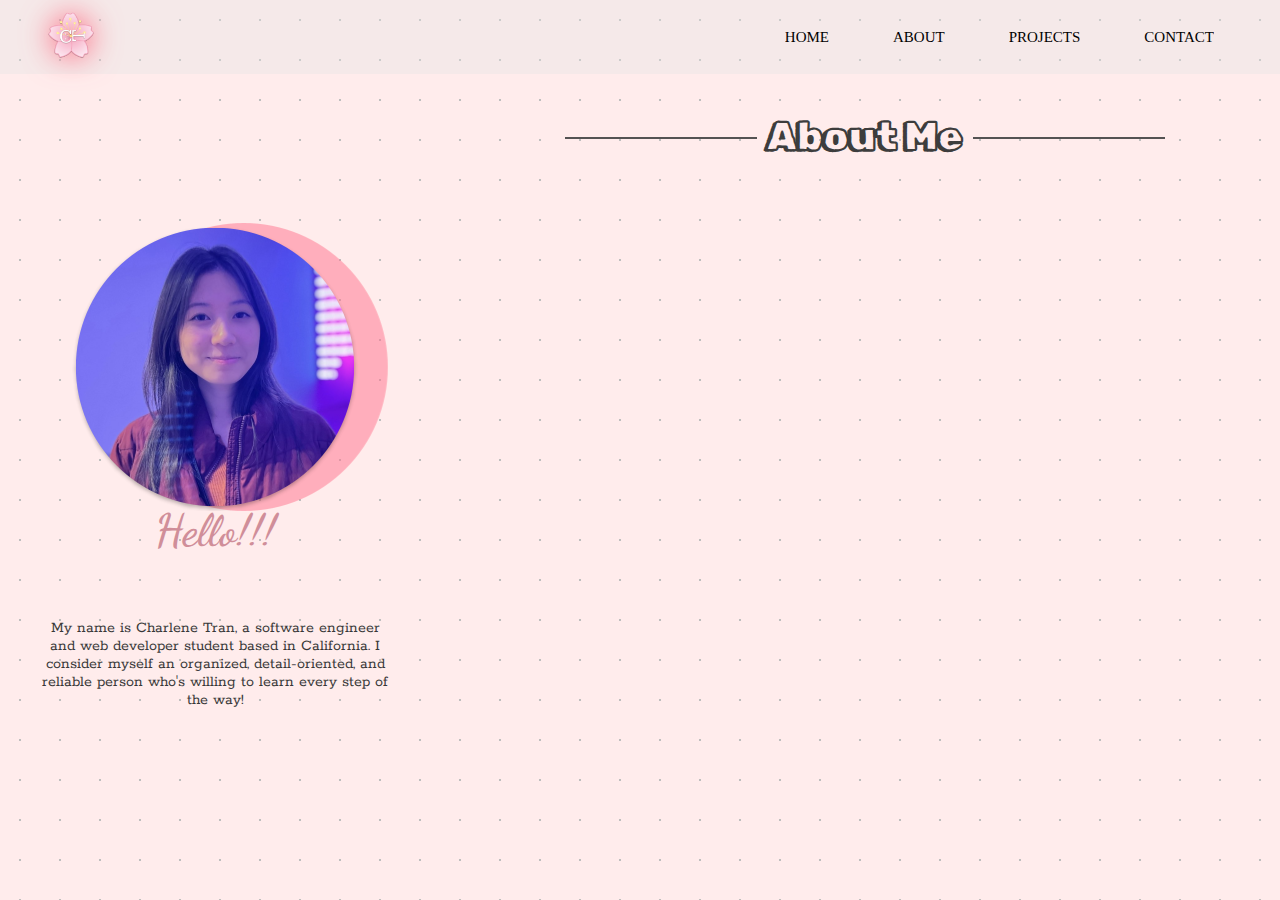
<file: about.html>
<!DOCTYPE html>
<html lang="en">
<head>
    <meta charset="UTF-8">
    <meta name="viewport" content="width=device-width, initial-scale=1.0">
    <title>Charlene's Portfolio</title>
    <link rel="icon" href="images/logolight.png" type="image/png" sizes="64x64">
    <link rel="stylesheet" href="about.css">
    <link rel="stylesheet" href="nav.css">
    <link rel="stylesheet" href="https://fonts.googleapis.com/css2?family=Montserrat:wght@500&display=swap">
    <link rel="stylesheet" href="https://fonts.googleapis.com/css2?family=Dancing+Script:wght@400;700&display=swap">
</head>
<body>
    <div class="site-content">
        <div class="navbar">
            <nav>
                <div class="logo">
                    <img src="images/logolight.png">
                </div>
                <div class="links">
                    <a href="home.html">Home</a>
                    <a href="about.html">About</a>
                    <a href="projects.html">Projects</a>
                    <a href="contact.html">Contact</a>
                </div>
            </nav>
            <div id="hamburger-icon" onclick="toggleMobileMenu(this)">
                <div class="bar1"></div>
                <div class="bar2"></div>
                <div class="bar3"></div>
                <ul class="mobile-menu">
                    <li><a href="home.html">Home</a></li>
                    <li><a href="about.html">About</a></li>
                    <li><a href="projects.html">Projects</a></li>
                    <li><a href="contact.html">Contact</a></li>
                </ul>
            </div>
        </div>
    <div class="container">
            <div class="left">
                <img src="images/pfp.png" alt="pfp">
                <img src="images/sun.png" alt="sun">
                <button>
                    Hello!!!
                    <div class="star-1">
                      <svg
                        xmlns:xlink="http://www.w3.org/1999/xlink"
                        viewBox="0 0 784.11 815.53"
                        style="shape-rendering:geometricPrecision; text-rendering:geometricPrecision; image-rendering:optimizeQuality; fill-rule:evenodd; clip-rule:evenodd"
                        version="1.1"
                        xml:space="preserve"
                        xmlns="http://www.w3.org/2000/svg"
                      >
                        <defs></defs>
                        <g id="Layer_x0020_1">
                          <metadata id="CorelCorpID_0Corel-Layer"></metadata>
                          <path
                            d="M392.05 0c-20.9,210.08 -184.06,378.41 -392.05,407.78 207.96,29.37 371.12,197.68 392.05,407.74 20.93,-210.06 184.09,-378.37 392.05,-407.74 -207.98,-29.38 -371.16,-197.69 -392.06,-407.78z"
                            class="fil0"
                          ></path>
                        </g>
                      </svg>
                    </div>
                    <div class="star-2">
                      <svg
                        xmlns:xlink="http://www.w3.org/1999/xlink"
                        viewBox="0 0 784.11 815.53"
                        style="shape-rendering:geometricPrecision; text-rendering:geometricPrecision; image-rendering:optimizeQuality; fill-rule:evenodd; clip-rule:evenodd"
                        version="1.1"
                        xml:space="preserve"
                        xmlns="http://www.w3.org/2000/svg"
                      >
                        <defs></defs>
                        <g id="Layer_x0020_1">
                          <metadata id="CorelCorpID_0Corel-Layer"></metadata>
                          <path
                            d="M392.05 0c-20.9,210.08 -184.06,378.41 -392.05,407.78 207.96,29.37 371.12,197.68 392.05,407.74 20.93,-210.06 184.09,-378.37 392.05,-407.74 -207.98,-29.38 -371.16,-197.69 -392.06,-407.78z"
                            class="fil0"
                          ></path>
                        </g>
                      </svg>
                    </div>
                    <div class="star-3">
                      <svg
                        xmlns:xlink="http://www.w3.org/1999/xlink"
                        viewBox="0 0 784.11 815.53"
                        style="shape-rendering:geometricPrecision; text-rendering:geometricPrecision; image-rendering:optimizeQuality; fill-rule:evenodd; clip-rule:evenodd"
                        version="1.1"
                        xml:space="preserve"
                        xmlns="http://www.w3.org/2000/svg"
                      >
                        <defs></defs>
                        <g id="Layer_x0020_1">
                          <metadata id="CorelCorpID_0Corel-Layer"></metadata>
                          <path
                            d="M392.05 0c-20.9,210.08 -184.06,378.41 -392.05,407.78 207.96,29.37 371.12,197.68 392.05,407.74 20.93,-210.06 184.09,-378.37 392.05,-407.74 -207.98,-29.38 -371.16,-197.69 -392.06,-407.78z"
                            class="fil0"
                          ></path>
                        </g>
                      </svg>
                    </div>
                    <div class="star-4">
                      <svg
                        xmlns:xlink="http://www.w3.org/1999/xlink"
                        viewBox="0 0 784.11 815.53"
                        style="shape-rendering:geometricPrecision; text-rendering:geometricPrecision; image-rendering:optimizeQuality; fill-rule:evenodd; clip-rule:evenodd"
                        version="1.1"
                        xml:space="preserve"
                        xmlns="http://www.w3.org/2000/svg"
                      >
                        <defs></defs>
                        <g id="Layer_x0020_1">
                          <metadata id="CorelCorpID_0Corel-Layer"></metadata>
                          <path
                            d="M392.05 0c-20.9,210.08 -184.06,378.41 -392.05,407.78 207.96,29.37 371.12,197.68 392.05,407.74 20.93,-210.06 184.09,-378.37 392.05,-407.74 -207.98,-29.38 -371.16,-197.69 -392.06,-407.78z"
                            class="fil0"
                          ></path>
                        </g>
                      </svg>
                    </div>
                    <div class="star-5">
                      <svg
                        xmlns:xlink="http://www.w3.org/1999/xlink"
                        viewBox="0 0 784.11 815.53"
                        style="shape-rendering:geometricPrecision; text-rendering:geometricPrecision; image-rendering:optimizeQuality; fill-rule:evenodd; clip-rule:evenodd"
                        version="1.1"
                        xml:space="preserve"
                        xmlns="http://www.w3.org/2000/svg"
                      >
                        <defs></defs>
                        <g id="Layer_x0020_1">
                          <metadata id="CorelCorpID_0Corel-Layer"></metadata>
                          <path
                            d="M392.05 0c-20.9,210.08 -184.06,378.41 -392.05,407.78 207.96,29.37 371.12,197.68 392.05,407.74 20.93,-210.06 184.09,-378.37 392.05,-407.74 -207.98,-29.38 -371.16,-197.69 -392.06,-407.78z"
                            class="fil0"
                          ></path>
                        </g>
                      </svg>
                    </div>
                    <div class="star-6">
                      <svg
                        xmlns:xlink="http://www.w3.org/1999/xlink"
                        viewBox="0 0 784.11 815.53"
                        style="shape-rendering:geometricPrecision; text-rendering:geometricPrecision; image-rendering:optimizeQuality; fill-rule:evenodd; clip-rule:evenodd"
                        version="1.1"
                        xml:space="preserve"
                        xmlns="http://www.w3.org/2000/svg"
                      >
                        <defs></defs>
                        <g id="Layer_x0020_1">
                          <metadata id="CorelCorpID_0Corel-Layer"></metadata>
                          <path
                            d="M392.05 0c-20.9,210.08 -184.06,378.41 -392.05,407.78 207.96,29.37 371.12,197.68 392.05,407.74 20.93,-210.06 184.09,-378.37 392.05,-407.74 -207.98,-29.38 -371.16,-197.69 -392.06,-407.78z"
                            class="fil0"
                          ></path>
                        </g>
                      </svg>
                    </div>
                </button>
                <p>My name is Charlene Tran, a software engineer and web developer student based in California. I consider myself an organized, detail-oriented, and reliable person who's willing to learn every step of the way!</p>
            </div>
            <div class="right">
                <section class="title">
                    <div class="title-content">
                        <h1>About Me</h1></div>
                               <div class="tab-titles">
                                <p class="tab-links active-link" onclick="opentab('education2')">Education</p>
                                <p class="tab-links" onclick="opentab('experience')">Experience</p>
                                <p class="tab-links" onclick="opentab('frontend')">Frontend</p>
                                <p class="tab-links" onclick="opentab('backend')">Backend</p>
                              </div>

                                <div class="box active-tab" id="education">
                                  <ul>
                                    <li>
                                      <img src="images/csulb.png" alt="School Image" class="slogo"/>
                                      <div class="text-content">
                                        <span class="school">California State University, Long Beach</span><br/>
                                        <span class="year">August 2021 - Current</span>
                                      </div>
                                    </li>
                                    <li>
                                      <div class="course-content">
                                        <span class="courses">Relavent Coursework</span><br/>
                                        <span class="clist"> Web Development Framework <br> Software Management and Testing <br> Database Structures <br> Algorithms <br> Software Engineering <br> Database Fundamentals <br> Object-Oriented Application Development <br> Operating Systems <br> Discrete Mathematics <br> </span>
                                      </div>
                                    </li>
                                    <a href="images/CtranResume.pdf" download="CharleneResume.pdf">
                                    <li>
                                      <button class="resume" type="button">
                                        <span class="resume_text">Download Resume</span>
                                        <span class="resume_icon"><svg xmlns="http://www.w3.org/2000/svg" viewBox="0 0 35 35" id="bdd05811-e15d-428c-bb53-8661459f9307" data-name="Layer 2" class="svg"><path d="M17.5,22.131a1.249,1.249,0,0,1-1.25-1.25V2.187a1.25,1.25,0,0,1,2.5,0V20.881A1.25,1.25,0,0,1,17.5,22.131Z"></path><path d="M17.5,22.693a3.189,3.189,0,0,1-2.262-.936L8.487,15.006a1.249,1.249,0,0,1,1.767-1.767l6.751,6.751a.7.7,0,0,0,.99,0l6.751-6.751a1.25,1.25,0,0,1,1.768,1.767l-6.752,6.751A3.191,3.191,0,0,1,17.5,22.693Z"></path><path d="M31.436,34.063H3.564A3.318,3.318,0,0,1,.25,30.749V22.011a1.25,1.25,0,0,1,2.5,0v8.738a.815.815,0,0,0,.814.814H31.436a.815.815,0,0,0,.814-.814V22.011a1.25,1.25,0,1,1,2.5,0v8.738A3.318,3.318,0,0,1,31.436,34.063Z"></path></svg></span>
                                      </button>
                                    </li>
                                  </a>
                                  </ul>
                                </div>

                                <div class="box" id="education2">
                                  <ul>
                                    <li>
                                      <img src="images/csulb.png" alt="School Image" class="slogo2"/>
                                      <div class="experience-content">
                                        <span class="school2">California State University, Long Beach</span><br/>
                                        <span class="year2">August 2021 - Current</span>
                                      </div>
                                    </li>
                                    <li>
                                      <div class="course-content2">
                                        <span class="courses2">Relavent Coursework</span><br/>
                                        <span class="clist2"> Web Development Framework <br> Software Management and Testing <br> Database Structures <br> Algorithms <br> Software Engineering <br> Database Fundamentals <br> Object-Oriented Application Development <br> Operating Systems <br> Discrete Mathematics <br> </span>
                                      </div>
                                    </li>
                                    <a href="images/CharleneResume.pdf" download="CharleneResume.pdf">
                                    <li>
                                      <button class="resume2" type="button">
                                        <span class="resume_text2">Download Resume</span>
                                        <span class="resume_icon2"><svg xmlns="http://www.w3.org/2000/svg" viewBox="0 0 35 35" id="bdd05811-e15d-428c-bb53-8661459f9307" data-name="Layer 2" class="svg"><path d="M17.5,22.131a1.249,1.249,0,0,1-1.25-1.25V2.187a1.25,1.25,0,0,1,2.5,0V20.881A1.25,1.25,0,0,1,17.5,22.131Z"></path><path d="M17.5,22.693a3.189,3.189,0,0,1-2.262-.936L8.487,15.006a1.249,1.249,0,0,1,1.767-1.767l6.751,6.751a.7.7,0,0,0,.99,0l6.751-6.751a1.25,1.25,0,0,1,1.768,1.767l-6.752,6.751A3.191,3.191,0,0,1,17.5,22.693Z"></path><path d="M31.436,34.063H3.564A3.318,3.318,0,0,1,.25,30.749V22.011a1.25,1.25,0,0,1,2.5,0v8.738a.815.815,0,0,0,.814.814H31.436a.815.815,0,0,0,.814-.814V22.011a1.25,1.25,0,1,1,2.5,0v8.738A3.318,3.318,0,0,1,31.436,34.063Z"></path></svg></span>
                                      </button>
                                    </li>
                                  </a>
                                  </ul>
                                </div>

                              <div class="box" id="experience">
                                <ul>
                                  <li>
                                    <img src="images/dh.svg" alt="School Image" class="xslogo"/>
                                    <div class="experience-content">
                                      <span class="hack">DubHacks - Washington University Hackathon</span><br/>
                                      <span class="date">October 2023</span>
                                    </div>
                                  </li>
                                </ul>
                              </div>

                              <div class="box" id="frontend">
                                <div class="skills">
                                  <h2>HTML</h2>
                                  <div class="progress-bar">
                                    <div class="html"><span>90%</span></div>
                                  </div>
                                  <h2>CSS</h2>
                                  <div class="progress-bar">
                                    <div class="css"><span>76%</span></div>
                                  </div>
                                  <h2>JavaScript</h2>
                                  <div class="progress-bar">
                                    <div class="js"><span>64%</span></div>
                                  </div>
                                  <h2>React</h2>
                                  <div class="progress-bar">
                                    <div class="react"><span>10%</span></div>
                                  </div>
                                </div>
                              </div>

                              <div class="box" id="backend">
                                <div class="skills">
                                  <h2>Python</h2>
                                  <div class="progress-bar">
                                    <div class="py"><span>92%</span></div>
                                  </div>
                                  <h2>Java</h2>
                                  <div class="progress-bar">
                                    <div class="java"><span>62%</span></div>
                                  </div>
                                  <h2>C++</h2>
                                  <div class="progress-bar">
                                    <div class="cpp"><span>86%</span></div>
                                  </div>
                                  <h2>SQL</h2>
                                  <div class="progress-bar">
                                    <div class="sql"><span>74%</span></div>
                                  </div>
                                  <h2>MongoDB</h2>
                                  <div class="progress-bar">
                                    <div class="mdb"><span>83%</span></div>
                                  </div>
                                </div>
                              </div>
                </section> 
            </div>
    </div>
    <script src="about.js"></script>
    <script src="nav.js"></script>
</body>
</html>
</file>
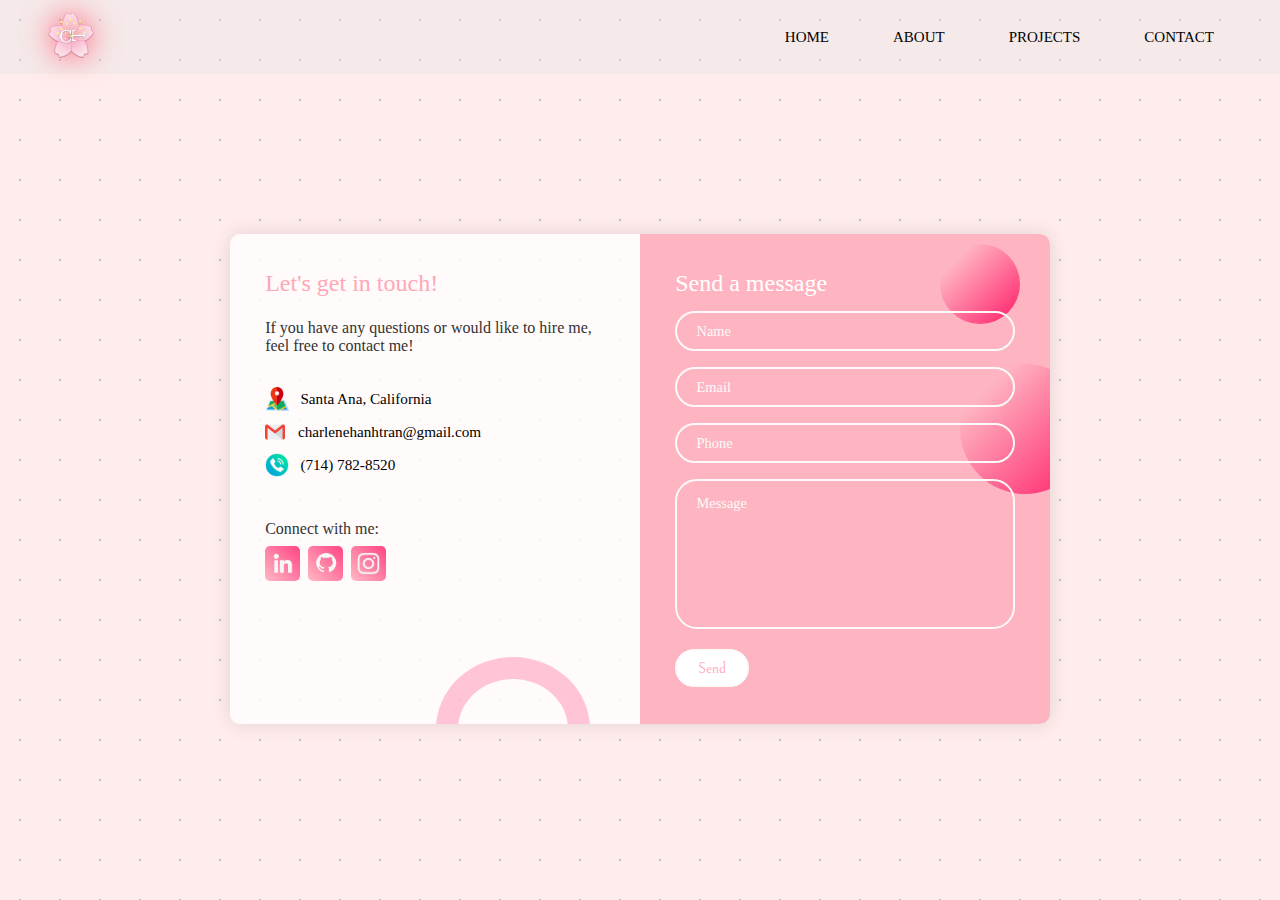
<file: contact.html>
<!DOCTYPE html>
<html lang="en">
<head>
    <meta charset="UTF-8">
    <meta name="viewport" content="width=device-width, initial-scale=1.0">
    <title>Charlene's Portfolio</title>
    <link rel="icon" href="images/logolight.png" type="image/png" sizes="64x64">
    <link rel="stylesheet" href="contact.css">
    <link rel="stylesheet" href="nav.css">
</head>
<body>
    <div class="site-content">
        <div class="navbar">
            <nav>
                <div class="logo">
                    <img src="images/logolight.png">
                </div>
                <div class="links">
                    <a href="home.html">Home</a>
                    <a href="about.html">About</a>
                    <a href="projects.html">Projects</a>
                    <a href="contact.html">Contact</a>
                </div>
            </nav>
            <div id="hamburger-icon" onclick="toggleMobileMenu(this)">
                <div class="bar1"></div>
                <div class="bar2"></div>
                <div class="bar3"></div>
                <ul class="mobile-menu">
                    <li><a href="home.html">Home</a></li>
                    <li><a href="about.html">About</a></li>
                    <li><a href="projects.html">Projects</a></li>
                    <li><a href="contact.html">Contact</a></li>
                </ul>
            </div>
        </div>


        <div class="container">
            <div class="form">
              <div class="contact-info">
                <h3 class="title">Let's get in touch!</h3>
                <p class="text">
                  If you have any questions or would like to hire me, feel free to contact me!
                </p>
      
                <div class="info">
                  <div class="information">
                    <img src="images/map.png" class="map" alt="" />
                    <p><a href="https://www.google.com/maps?q=Santa+Ana,+California" target="_blank">Santa Ana, California</a></p>
                  </div>
                  <div class="information">
                    <img src="images/gmail.png" class="gmail" alt="" />
                    <p><a href="mailto:charlenehanhtran@gmail.com">charlenehanhtran@gmail.com</a></p>
                  </div>
                  <div class="information">
                    <img src="images/phone.png" class="phone" alt="" />
                    <p><a href="tel:+17147828520">(714) 782-8520</a></p>
                  </div>
                </div>
                <div class="social-media">
                    <p>Connect with me:</p>
                    <div class="social-icons">
                      <a href="https://www.linkedin.com/in/charlene-hanh-tran/" target="_blank" class="linkedin-icon">
                        <img src="images/linkedin.png" alt="LinkedIn" class="icon">
                      </a>
                      <a href="https://github.com/CharleneTran0718" target="_blank" class="github-icon">
                        <img src="images/github.png" alt="GitHub" class="icon">
                      </a>
                      <a href="https://www.instagram.com/charleneetran/" target="_blank" class="instagram-icon">
                        <img src="images/instagram.png" alt="Instagram" class="icon">
                      </a>
                    </div>
                    
                </div>
              </div>
              <div class="contact-form">
                <span class="circle one"></span>
                <span class="circle two"></span>
      
                  <form action="https://api.web3forms.com/submit" method="POST">
                    <input type="hidden" name="access_key" value="7c30bbae-e638-4cc8-b08b-a5e0365a888b">
                  <h3 class="title">Send a message</h3>
                  <div class="input-container">
                    <input type="text" name="name" class="input" />  
                    <label for="">Name</label>
                    <span>Name</span>
                  </div>
                  <div class="input-container">
                    <input type="email" name="email" class="input" />
                    <label for="">Email</label>
                    <span>Email</span>
                  </div>
                  <div class="input-container">
                    <input type="tel" name="phone" class="input" />
                    <label for="">Phone</label>
                    <span>Phone</span>
                  </div>
                  <div class="input-container textarea">
                    <textarea name="message" class="input"></textarea>
                    <label for="">Message</label>
                    <span>Message</span>
                  </div>
                  <input type="submit" value="Send" class="btn" />
                </form>
              </div>
            </div>
          </div>
    <script src="contact.js"></script>
    <script src="nav.js"></script>
    <script src="https://web3forms.com/client/script.js" async defer></script>
  </body>
</html>
</file>
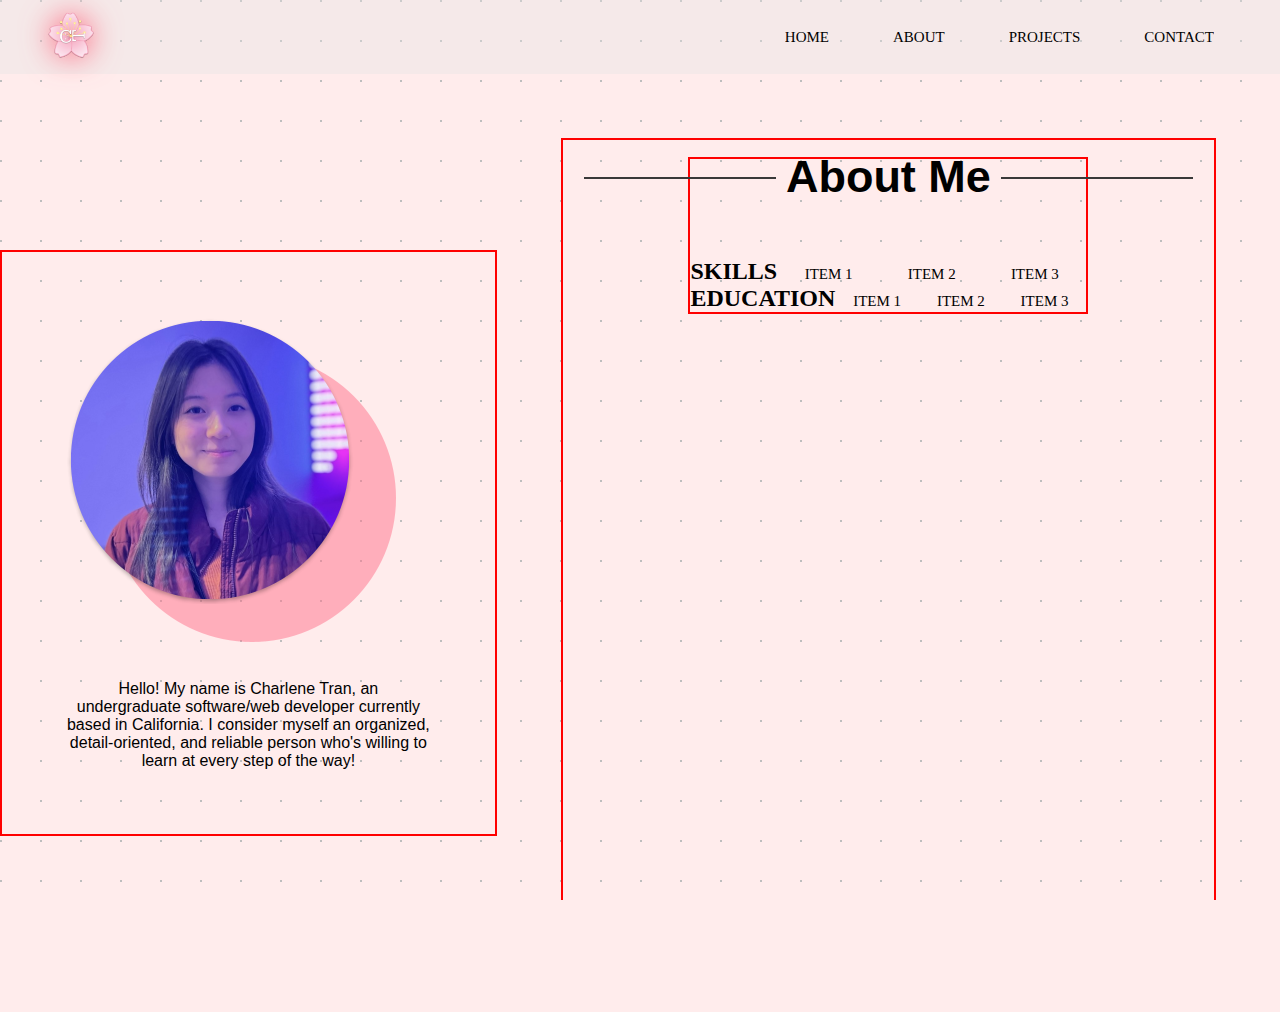
<file: portfolio/about.html>
<!DOCTYPE html>
<html lang="en">
<head>
    <meta charset="UTF-8">
    <meta name="viewport" content="width=device-width, initial-scale=1.0">
    <title>Charlene's Portfolio</title>
    <link rel="stylesheet" href="about.css">
    <link rel="stylesheet" href="nav.css">
</head>
<body>
    <div class="site-content">
        <div class="navbar">
            <nav>
                <div class="logo">
                    <img src="images/logolight.png">
                </div>
                <div class="links">
                    <a href="home.html">Home</a>
                    <a href="about.html">About</a>
                    <a href="projects.html">Projects</a>
                    <a href="contact.html">Contact</a>
                    <!-- <a href="#" class="media-icon"></a> -->
                </div>
            </nav>
            <div id="hamburger-icon" onclick="toggleMobileMenu(this)">
                <div class="bar1"></div>
                <div class="bar2"></div>
                <div class="bar3"></div>
                <ul class="mobile-menu">
                    <li><a href="home.html">Home</a></li>
                    <li><a href="about.html">About</a></li>
                    <li><a href="projects.html">Projects</a></li>
                    <li><a href="contact.html">Contact</a></li>
                </ul>
            </div>
        </div>
    <div class="container">
            <div class="left">
                <img src="images/pfp.png" alt="pfp">
                <img src="images/sun.png" alt="sun">
                <p>Hello! My name is Charlene Tran, an undergraduate software/web developer currently based in California. I consider myself an organized, detail-oriented, and reliable person who's willing to learn at every step of the way!</p>
            </div>
            <div class="right">
                <section class="title">
                    <div class="title-content">
                        <h1>About Me</h1>
                        <ul>
                            <h2>Skills</h2>
                            <li>Item 1</li>
                            <li>Item 2</li>
                            <li>Item 3</li>
                        </ul>
                        <ul>
                            <h2>Education</h2>
                            <li>Item 1</li>
                            <li>Item 2</li>
                            <li>Item 3</li>
                        </ul>
                    </div>
                </section> 
            </div>
    </div>
    
    <script src="about.js"></script>
    <script src="nav.js"></script>
</body>
</html>
</file>
<file: about.css>
@import url('https://fonts.googleapis.com/css2?family=Comfortaa:wght@300..700&family=Mooli&family=Rubik+Doodle+Shadow&display=swap');
@import url('https://fonts.googleapis.com/css2?family=Comfortaa:wght@300..700&family=Mooli&family=Rokkitt:ital,wght@0,100..900;1,100..900&family=Rubik+Doodle+Shadow&display=swap');
@import url('https://fonts.googleapis.com/css2?family=Comfortaa:wght@300..700&family=Cutive+Mono&family=Mooli&family=Rokkitt:ital,wght@0,100..900;1,100..900&family=Rubik+Doodle+Shadow&display=swap');

html, body{
    overflow: hidden;
}

::-webkit-scrollbar {
  display: none;
}

.container {
    display: flex;
    justify-content: space-between;
    align-items: center;
}

.left {
    flex: 0.3;
    padding: 3px;
    position: relative;
    text-align: center;
    margin-left: 3vw;    
}

.left img {
    display: block;
}

.left img:first-child {
  position: relative;
  left: 50%;
  transform: translate(-50%, 0%);
  z-index: 1; 
  animation: zoomin 1s ease-in-out;
}


@keyframes sunAnimation {
    0% { filter: drop-shadow(0 0 30px rgba(255, 0, 0, 0.871)) blur(5px); }
    70% { filter: drop-shadow(0 0 30px rgba(255, 158, 174, 0.869))  blur(3px); }
    100% { filter: drop-shadow(0 0 30px rgba(255, 255, 255, 0.966)) blur(1px); }
}

.left img:nth-child(2) {
    position: relative;
    left: 50%;
    transform: translate(-40%, -100%);
    animation: sunAnimation 4s infinite alternate;
    opacity: 50%;
  }


  @keyframes zoomin {
    0%, 100% {
        transform: translate(-50%, 0%) scale(0.9);
        opacity: 0;
    }
    100% {
        transform: translate(-50%, 0%) scale(1);
        opacity: 1;
    }
  }

@media only screen and (max-width: 600px) {
    .left img:first-child {
        max-width: 80%;
    }

    .left img:nth-child(2) {
        max-width: 80%;
    }
}


button {
    position: relative;
    padding: 20px 35px;
    background: #ffffff00;
    font-weight: 600;
    border: none;
    transition: all 0.5s ease-in-out;
    cursor: pointer;
    color: #d08e99; 
    font-size: 45px;
    font-family: 'Dancing Script', cursive; 
  }

.star-1,
.star-2,
.star-3,
.star-4,
.star-5,
.star-6 {
    position: absolute;
    width: 25px;
    height: auto;
    z-index: -5;
    transition: all 1s cubic-bezier(0.05, 0.83, 0.43, 0.96);
    opacity: 0;
}
  
  .star-1 {
    position: absolute;
    top: 20%;
    left: 20%;
    width: 25px;
    height: auto;
    filter: drop-shadow(0 0 0 #fff5aa);
    z-index: -5;
    transition: all 1s cubic-bezier(0.05, 0.83, 0.43, 0.96);
  }
  
  .star-2 {
    position: absolute;
    top: 45%;
    left: 45%;
    width: 15px;
    height: auto;
    filter: drop-shadow(0 0 0 #fffdef);
    z-index: -5;
    transition: all 1s cubic-bezier(0, 0.4, 0, 1.01);
  }
  
  .star-3 {
    position: absolute;
    top: 40%;
    left: 40%;
    width: 5px;
    height: auto;
    filter: drop-shadow(0 0 0 #fffdef);
    z-index: -5;
    transition: all 1s cubic-bezier(0, 0.4, 0, 1.01);
  }
  
  .star-4 {
    position: absolute;
    top: 20%;
    left: 40%;
    width: 8px;
    height: auto;
    filter: drop-shadow(0 0 0 #fffdef);
    z-index: -5;
    transition: all 1s cubic-bezier(0, 0.4, 0, 1.01);
  }
  
  .star-5 {
    position: absolute;
    top: 25%;
    left: 45%;
    width: 15px;
    height: auto;
    filter: drop-shadow(0 0 0 #fffdef);
    z-index: -5;
    transition: all 1s cubic-bezier(0, 0.4, 0, 1.01);
  }
  
  .star-6 {
    position: absolute;
    top: 5%;
    left: 50%;
    width: 5px;
    height: auto;
    filter: drop-shadow(0 0 0 #fffdef);
    z-index: -5;
    transition: all 1s cubic-bezier(0, 0.4, 0, 1.01);
  }

  button:hover {
    transform: scale(1.1); 
    text-shadow: 0 0 10px #ffffff, 0 0 20px #ffd0eb; 
    color: #f0aab6; 
}

  button:hover .star-1 {
    position: absolute;
    top: -20%;
    left: -20%;
    width: 20px;
    height: auto;
    filter: drop-shadow(0 0 10px #fffdef);
    z-index: 2;
  }
  
  button:hover .star-2 {
    position: absolute;
    top: 35%;
    left: -25%;
    width: 15px;
    height: auto;
    filter: drop-shadow(0 0 10px #fffdef);
    z-index: 2;
  }
  
  button:hover .star-3 {
    position: absolute;
    top: 80%;
    left: -10%;
    width: 10px;
    height: auto;
    filter: drop-shadow(0 0 10px #fffdef);
    z-index: 2;
  }
  
  button:hover .star-4 {
    position: absolute;
    top: -25%;
    left: 105%;
    width: 20px;
    height: auto;
    filter: drop-shadow(0 0 10px #fffdef);
    z-index: 2;
  }
  
  button:hover .star-5 {
    position: absolute;
    top: 30%;
    left: 115%;
    width: 15px;
    height: auto;
    filter: drop-shadow(0 0 10px #fffdef);
    z-index: 2;
  }
  
  button:hover .star-6 {
    position: absolute;
    top: 80%;
    left: 105%;
    width: 10px;
    height: auto;
    filter: drop-shadow(0 0 10px #ff0101);
    z-index: 2;
  }


button:hover .star-1,
button:hover .star-2,
button:hover .star-3,
button:hover .star-4,
button:hover .star-5,
button:hover .star-6 {
    opacity: 1;
    filter: drop-shadow(0 0 15px rgb(134, 125, 255));
}
  
  .fil0 {
    fill: #102b7f;
  }
  

  .left button {
    position: relative;
    margin-bottom: 10px; /* Adjust the margin as needed */
    margin-top: -100px; /* Adjust the margin as needed */
    transform: translate(0%, -40%);
    animation: fadeInPop 1s ease-out forwards; /* Use forwards to keep the final state after animation */
    margin-bottom: 20px;
    top: -230px;
}

@keyframes fadeInPop {
  0% {
    opacity: 0;
    transform: translate(0%, -40%);
    transform: scale(1);
  }
  50% {
    opacity: 1;
    transform: translate(0%, -40%);
    transform: scale(1.2);
  }
  100% {
    opacity: 1;
    transform: translate(0%, -40%);
    transform: scale(1);
  }
}
  

.left p{
  font-family: "Rokkitt", serif;
    margin-bottom: 0; /* Remove bottom margin */
    margin-top: -220px; /* Adjust the margin as needed */
    transform: translate(0%, -30%);
    color: rgb(56, 56, 56);
    animation: zoom 1s ease-in-out;
}


@keyframes zoom {
  0%, 100% {
      opacity: 0;
      transform: translate(0%, -30%);

  }
  100% {
      opacity: 1;
      transform: translate(0%, -30%);

  }
}


.right {
    flex: .65;
    display: flex;
    flex-direction: column;
    position: relative;
    /* align-items: center; */
    /* justify-content: flex-start; */
    height: 90vh;
    padding: 3vw;
    /* margin: 5vw; */

    /* padding: 3px;
    position: relative;
    text-align: center;
    margin-left: 3vw; */
}

.title-content {
    max-width: 300px;
    margin: 0 auto;
    text-align: center; 
    margin-top: -1vh;
}



.title-content h1 {    /*about me*/
    position: relative;
    display: inline-block;
    color: #3d3d3d; /* Light pink color */
    padding: 10px;
    border-radius: 10px;
    margin-top: 0vh;
    font-size: 40px;
    font-family: "Rubik Doodle Shadow", system-ui;
    animation: dropDown 1s ease-out forwards; 
  }


  @keyframes dropDown {
    0% {
      opacity: 0;
      transform: scale(.6);
      margin-top: -50px;
    }
    100% {
      opacity: 1;
      transform: scale(1);
      margin-top: 0;

    }
  }

.title-content h1::before,
.title-content h1::after {
    content: '';
    position: absolute;
    left: 0;
    right: 0;
    width: 15vw;
    height: 2px; /* Height of the horizontal line */
    background-color: #464646ec; /* Color of the horizontal line */
    display: block;
}

.title-content h1::before {
    left: -15vw; /* Adjust the distance above the title */
    top: 50%;
}

.title-content h1::after {
    left: 100%; /* Adjust the distance below the title */
    top: 50%;

}


ul {
    list-style: none;
    padding: 0;
}

h2 {
    color: #000000; 
}

li {
    margin-bottom: 10px;
}



@media only screen and (max-width: 850px){
    .container {
        display: block;
    }
    .container .left {
        flex: 0.3;
        padding: 3vw;
        position: relative;
        text-align: center;
        margin-left: 0; /* Remove left margin */
    }
    html, body{
        overflow-x: hidden; /* Hide overflow for x-axis only */
        overflow-y: auto; /* Allow overflow for y-axis */
    }

}


.tab-titles {
  display: flex;
  padding: 25px 0;
  font-family: 'Montserrat', sans-serif; 
}

.tab-links {
  margin-right: 50px;
  font-size: 20px;
  font-weight: 500;
  cursor: pointer;
  position: relative;
  z-index: 1;
  opacity: 0;
  transform: translateY(20px);
  animation: fadeInUp 0.5s ease-out forwards;
}


@keyframes fadeInUp {
  from {
    opacity: 0;
    transform: translateY(20px);
  }
  to {
    opacity: 1;
    transform: translateY(0);
  }
}

/* Apply different delays to each tab-link */
.tab-links:nth-child(1) {
  animation-delay: 0.3s;
}

.tab-links:nth-child(2) {
  animation-delay: 0.5s;
}

.tab-links:nth-child(3) {
  animation-delay: 0.7s;
}

.tab-links:nth-child(4) {
  animation-delay: 0.9s;
}

.tab-links::after {
  content: "";
  width: 0;
  height: 3px;
  background: #e9baff;
  position: absolute;
  left: 0;
  bottom: -8px;
  transition: 0.5s;
}

.tab-links.active-link::after {
  width: 50%;
}

.box ul li {
  list-style: none;
  margin: 15px 0;
  font-family: 'Montserrat', sans-serif; 
  display: flex;
  align-items: center;
}

.box ul li span {
  color: #000000;
  font-size: 1.2vw;
}
.box {
  display: none;
}

.box.active-tab {
  display: block;
}

.box {
  position: relative;
  max-width: 500px;
  width: 100%;
  background: transparent;
  border-radius: 5px;
  user-select: none;
  margin: -40px 0;
}



@media only screen and (max-width: 850px) {
  .tab-titles {
      flex-direction: column;
      align-items: center; /* Optional: Center the tab links */
  }

  .tab-links {
      margin-right: 0;
      margin-bottom: 10px; /* Add margin between stacked tab links */
  }
}



/* education & experience*/


.slogo {
  width: 50px; /* Adjust the width of the image as needed */
  height: auto; /* Maintain aspect ratio */
  margin-right: 10px; /* Adjust the margin as needed */
  margin-top: 100px;
  margin-left: -10px;
  opacity: 0;
  animation: fadeInUp 0.8s ease-out forwards;

}

.text-content {
  flex-grow: 1;
  display: flex;
  flex-direction: column;
  align-items: flex-start; /* Align items to the start (top) of the column */
  transform: translateY(20px);
  animation: fadeInUp 0.8s ease-out forwards;
  opacity: 0;
}


.text-content, .slogo{
  animation-delay: 1s;
}



.box ul li .school {
  font-size: 15px; /* Adjust the size as needed */
  font-weight: bold;
  margin-top: 100px; /* Adjust the margin as needed */
  margin-bottom: -13px;
}

.box ul li .year {
  font-size: smaller; /* Adjust the size as needed */
  color: rgb(66, 66, 66);
  margin-top: 0px; 
}

.course-content {
  flex-grow: 1;
  display: flex;
  flex-direction: column;
  align-items: flex-start; /* Align items to the start (top) of the column */
  transform: translateY(20px);
  animation: fadeInUp 0.8s ease-out forwards;
  opacity: 0;
  animation-delay: 1.2s; /* Synchronize with other elements */

}

.box ul li .courses {
  font-size: 15px; /* Adjust the size as needed */
  font-weight: bold;
  margin-top: 350px; /* Adjust the margin as needed */
  margin-bottom: -13px;
  
}

.box ul li .clist {
  font-size: smaller; /* Adjust the size as needed */
  color: rgb(66, 66, 66);
  margin-top: 0px; 
  line-height: 1.7;
  text-transform: none; 
}


/* education2 */

.slogo2 {
  width: 50px; /* Adjust the width of the image as needed */
  height: auto; /* Maintain aspect ratio */
  margin-right: 10px; /* Adjust the margin as needed */
  margin-top: 100px;
  margin-left: -10px;
  opacity: 0;
  animation: fadeInUp 0.8s ease-out forwards;

}





.box ul {
  margin-bottom: 50px; /* Adjust this value to control the space between each ul */
}
/*
.box ul {
  display: flex; 
  align-items: center; 
  margin-bottom: 50px; 
}*/





.box ul:last-child {
  margin-bottom: 0; /* Ensure no extra margin after the last ul */
}

.experience-content {
  flex-grow: 1;
  display: flex;
  flex-direction: column;
  align-items: flex-start;
  transform: translateY(20px);
  animation: fadeInUp 0.8s ease-out forwards;
  opacity: 0;
}

.experience-content, .s1logo {
  animation-delay: 1s;
}

.confetti-overlay {
  position: absolute;
  top: 0;
  left: 0;
  width: 100%;
  height: 100%;
  z-index: 200; /* Ensure the overlay is above the text */
  cursor: pointer; /* Change cursor to pointer on hover */
  background: transparent; /* Make the overlay invisible */
}


.box ul li .school2 {
  font-size: 15px; /* Adjust the size as needed */
  font-weight: bold;
  margin-top: 100px; /* Adjust the margin as needed */
  margin-bottom: -13px;
}

.box ul li .year2 {
  font-size: smaller; /* Adjust the size as needed */
  color: rgb(66, 66, 66);
  margin-top: 0px; 
}

.course-content2 {
  flex-grow: 1;
  display: flex;
  flex-direction: column;
  align-items: flex-start; /* Align items to the start (top) of the column */
  transform: translateY(20px);
  animation: fadeInUp 0.8s ease-out forwards;
  opacity: 0;

}

.box ul li .courses2 {
  font-size: 15px; /* Adjust the size as needed */
  font-weight: bold;
  margin-top: 350px; /* Adjust the margin as needed */
  margin-bottom: -13px;
  
}

.box ul li .clist2 {
  font-size: smaller; /* Adjust the size as needed */
  color: rgb(66, 66, 66);
  margin-top: 0px; 
  line-height: 1.7;
  text-transform: none; 
}



.resume2 {
  --main-focus: #2d8cf0;
  --font-color: #323232;
  --bg-color-sub: #dedede;
  --bg-color: #eee;
  --main-color: #323232;
  position: relative;
  width: 190px;
  height: 40px;
  cursor: pointer;
  display: flex;
  align-items: center;
  border: 2px solid var(--main-color);
  box-shadow: 4px 4px var(--main-color);
  text-shadow: none;
  background-color: var(--bg-color);
  border-radius: 10px;
  overflow: hidden;
  margin-top: 600px;
  opacity: 0;
  animation: fadeInUp 0.8s ease-out forwards;
}


@keyframes zoom2 {
  0% {
      opacity: 0;
      margin-top: 600px;
      transform: scale(0.8);
    }
  100% {
      opacity: 1;
      margin-top: 600px;
      transform: scale(1);
    }
}




.resume2, .resume_icon2, .resume_text2 {
  transition: all 0.3s;
}

.resume2 .resume_text2 {
  transform: translateX(-10px);
  color: var(--font-color);
  font-weight: 600;
  font-size: 12px;
  font-family: 'Courier New', Courier, monospace;
}

.resume2 .resume_icon2 {
  position: absolute;
  transform: translateX(109px);
  height: 100%;
  width: 39px;
  background-color: var(--bg-color-sub);
  display: flex;
  align-items: center;
  justify-content: center;
}

.resume2 .svg {
  width: 20px;
  fill: var(--main-color);
}

.resume2:hover {
  background: var(--bg-color);
}

.resume:hover .resume_text {
  color: transparent;
}

.resume2:hover .resume_icon2 {
  width: 200px;
  transform: translateX(-40px);
}

.resume2:active {
  transform: translate(3px, 3px);
  box-shadow: 0px 0px var(--main-color);
}






/* experience remake */

.xslogo {
  width: 50px; /* Adjust the width of the image as needed */
  height: auto; /* Maintain aspect ratio */
  margin-right: 10px; /* Adjust the margin as needed */
  margin-top: 100px;
  margin-left: -10px;
  opacity: 0;
  animation: fadeInUp 0.8s ease-out forwards;

}

.experience-content {
  flex-grow: 1;
  display: flex;
  flex-direction: column;
  align-items: flex-start; /* Align items to the start (top) of the column */
  transform: translateY(20px);
  animation: fadeInUp 0.8s ease-out forwards;
  opacity: 0;
}


.box ul li .hack {
  font-size: 15px; /* Adjust the size as needed */
  font-weight: bold;
  margin-top: 100px; /* Adjust the margin as needed */
  margin-bottom: -13px;
}

.box ul li .date {
  font-size: smaller; /* Adjust the size as needed */
  color: rgb(66, 66, 66);
  margin-top: 0px; 
}



/* resume button */


.resume {
  --main-focus: #2d8cf0;
  --font-color: #323232;
  --bg-color-sub: #dedede;
  --bg-color: #eee;
  --main-color: #323232;
  position: relative;
  width: 190px;
  height: 40px;
  cursor: pointer;
  display: flex;
  align-items: center;
  border: 2px solid var(--main-color);
  box-shadow: 4px 4px var(--main-color);
  text-shadow: none;
  background-color: var(--bg-color);
  border-radius: 10px;
  overflow: hidden;
  margin-top: 600px;
  opacity: 0;
  animation: zoom2 1s ease-in-out forwards;
  animation-delay: 1.3s;
}


@keyframes zoom2 {
  0% {
      opacity: 0;
      margin-top: 600px;
      transform: scale(0.8);
    }
  100% {
      opacity: 1;
      margin-top: 600px;
      transform: scale(1);
    }
}





.resume, .resume_icon, .resume_text {
  transition: all 0.3s;
}

.resume .resume_text {
  transform: translateX(-10px);
  color: var(--font-color);
  font-weight: 600;
  font-size: 12px;
  font-family: 'Courier New', Courier, monospace;
}

.resume .resume_icon {
  position: absolute;
  transform: translateX(109px);
  height: 100%;
  width: 39px;
  background-color: var(--bg-color-sub);
  display: flex;
  align-items: center;
  justify-content: center;
}

.resume .svg {
  width: 20px;
  fill: var(--main-color);
}

.resume:hover {
  background: var(--bg-color);
}

.resume:hover .resume_text {
  color: transparent;
}

.resume:hover .resume_icon {
  width: 200px;
  transform: translateX(-40px);
}

.resume:active {
  transform: translate(3px, 3px);
  box-shadow: 0px 0px var(--main-color);
}






/* frontend */

.skills h2{
  font-weight: bold;
  letter-spacing: 1px;
  margin-top: 40px;
  margin-bottom: 5px;
  color: #3f3f3f;
  font-size: 16px;
  font-family: "Cutive Mono", monospace;
  z-index: 2;
  position: relative;
}


.progress-bar{
  background: #95959586;
  width: 600px;
  height: 10px;
  border-radius: 5px;
}

.progress-bar div{
  height: 10px;
  border-radius: 5px;
  width: 0%;
  background-color: #f9aebb;
}

.progress-bar div span {
  position: relative;
  height: 40px;
  width: 40px;
  float: right;
  margin-top: -15px;
  margin-right: -20px;
  display: flex;
  align-items: center;
  justify-content: center;
  z-index: 1;
  font-size: 11px;
  font-family: "Cutive Mono", monospace;
  font-weight: bold;
}

.progress-bar div span::before {
  content: '';
  position: absolute;
  height: 120px;
  width: 120px;
  border-radius: 50%;
  background: url('images/load.svg') no-repeat center/contain; 
  z-index: -1;
}


.html{
  animation: html 1.5s linear forwards;
}

.css{
  animation: css 1.5s linear forwards;
}

.js{
  animation: js 1.5s linear forwards;
}

.react{
  animation: react 1.5s linear forwards;
}

@keyframes html {
  0% {
    width: 0%;
    filter: brightness(1) drop-shadow(0 0 5px #ff66a3);
  }
  50% {
    filter: brightness(1.2) drop-shadow(0 0 10px #ff66a3);
  }
  100% {
    width: 90%;
    filter: brightness(1) drop-shadow(0 0 3px #ff66a3);
  }
}

@keyframes css {
  0% {
    width: 0%;
    filter: brightness(1) drop-shadow(0 0 5px #ff66a3);
  }
  50% {
    filter: brightness(1.2) drop-shadow(0 0 10px #ff66a3);
  }
  100% {
    width: 84%;
    filter: brightness(1) drop-shadow(0 0 3px #ff66a3);
  }
}

@keyframes js {
  0% {
    width: 0%;
    filter: brightness(1) drop-shadow(0 0 5px #ff66a3);
  }
  50% {
    filter: brightness(1.2) drop-shadow(0 0 10px #ff66a3);
  }
  100% {
    width: 64%;
    filter: brightness(1) drop-shadow(0 0 3px #ff66a3);
  }
}

@keyframes react {
  0% {
    width: 0%;
    filter: brightness(1) drop-shadow(0 0 5px #ff66a3);
  }
  50% {
    filter: brightness(1.2) drop-shadow(0 0 10px #ff66a3);
  }
  100% {
    width: 10%;
    filter: brightness(1) drop-shadow(0 0 3px #ff66a3);
  }
}



/* backend */


.py{
  animation: py 1.5s linear forwards;
}

.java{
  animation: java 1.5s linear forwards;
}

.cpp{
  animation: cpp 1.5s linear forwards;
}

.sql{
  animation: sql 1.5s linear forwards;
}

.mdb{
  animation: mdb 1.5s linear forwards;
}

@keyframes py {
  0% {
    width: 0%;
    filter: brightness(1) drop-shadow(0 0 5px #ff66a3);
  }
  50% {
    filter: brightness(1.2) drop-shadow(0 0 10px #ff66a3);
  }
  100% {
    width: 92%;
    filter: brightness(1) drop-shadow(0 0 3px #ff66a3);
  }
}

@keyframes java {
  0% {
    width: 0%;
    filter: brightness(1) drop-shadow(0 0 5px #ff66a3);
  }
  50% {
    filter: brightness(1.2) drop-shadow(0 0 10px #ff66a3);
  }
  100% {
    width: 62%;
    filter: brightness(1) drop-shadow(0 0 3px #ff66a3);
  }
}

@keyframes cpp {
  0% {
    width: 0%;
    filter: brightness(1) drop-shadow(0 0 5px #ff66a3);
  }
  50% {
    filter: brightness(1.2) drop-shadow(0 0 10px #ff66a3);
  }
  100% {
    width: 86%;
    filter: brightness(1) drop-shadow(0 0 3px #ff66a3);
  }
}

@keyframes sql {
  0% {
    width: 0%;
    filter: brightness(1) drop-shadow(0 0 5px #ff66a3);
  }
  50% {
    filter: brightness(1.2) drop-shadow(0 0 10px #ff66a3);
  }
  100% {
    width: 74%;
    filter: brightness(1) drop-shadow(0 0 3px #ff66a3);
  }
}

@keyframes mdb {
  0% {
    width: 0%;
    filter: brightness(1) drop-shadow(0 0 5px #ff66a3);
  }
  50% {
    filter: brightness(1.2) drop-shadow(0 0 10px #ff66a3);
  }
  100% {
    width: 83%;
    filter: brightness(1) drop-shadow(0 0 3px #ff66a3);
  }
}
</file>
<file: nav.css>
*{
    margin: 0;
    padding: 0;
    box-sizing: border-box;
}

html, body{
    width: 100vw;
    height: 100vh;
    font-family: "Neue Montreal";
    /* overflow: hidden; */
}

body {
    background-color: #ffecec;
    background-image: radial-gradient(rgb(190, 190, 190) 1px, transparent 0);
    background-size: 40px 40px;
}


.site-content .navbar{
    /* position: relative; */
    /* justify-content: space-between;
    align-items: center; */
    z-index: -2; 
    background-color: rgba(227, 227, 227, 0.355);
    top: 0;
    left: 0;
    right: 0;
    /* text-decoration: none; */
}

/* .site-content {
    height: 60px; 
} */

.site-content nav .logo {
    margin-left: 30px; /* Adjust the margin to move the logo more to the right */
    margin-top: -6px;
    margin-bottom: -6px;
    /* align-items: center; */
}

.site-content nav .logo img {
    width: 50px;
    height: auto;
    /* position: absolute; */
    /* top: 3.5%;
    left: 10%; */
    /* position: absolute; */
    transform: translate(0%, 0%); /* Center the logo both vertically and horizontally */
    filter: drop-shadow(0 0 15px rgba(255, 71, 101, 0.8));
    opacity: 1;
    transition: transform 1.5s cubic-bezier(0.068, -0.055, 0.027, .155),
                filter 0.5s cubic-bezier(0.00068, -0.00055, 0.00027, .00155);            
}


.site-content nav .logo img:hover {
    transform: scale(1) translateX(1px) rotate(-10deg); 
    filter: drop-shadow(0 0 80px rgba(241, 60, 90, 0.8));
}

nav{
    width: 100%;
    padding: 1em;
    display: flex;
    text-transform: uppercase;
    /* position: relative; */
    z-index: -2;
}

a{
    text-decoration: none;
    color: #000;
}

nav > div {
    flex: 1;
}


.site-content nav .links {
    margin-top: 13px;
    margin-right: 50px;
    z-index: 10;
}

.links{
    display: flex;
    justify-content: flex-end;
    gap: 4em;
} 

.navbar .links a {
    /* position: relative; */
    overflow: hidden; /* Hide overflow for the pop-up effect */
    color: #000;
    transition: transform 0.3s ease; /* Add transition to the default state */
    font-size: 15px; /* Set the default font size */
    
}

.navbar .links a::before {
    content: '';
    /* position: relative; */
    width: 100%;
    height: 0;
    font-size: 15px;
    transition: height 0.3s ease, opacity 0.3s ease;
    bottom: 0;
}

.navbar .links a:hover {
    color: #efa0ad; /* Light pink color */
    filter: drop-shadow(0 0 80px rgba(255, 192, 203, 0.8));
    transform: translateY(-3px); /* Adjust the value to control the vertical lift */
    transition: transform 0.3s ease; /* Add a smooth transition effect */
}




/* navbar mobile stuff */

#hamburger-icon{
    margin: 18px;
    display: none;
    cursor: pointer;
}


#hamburger-icon div{
    width: 35px;
    height: 3px;
    background-color: rgb(0, 0, 0);
    margin: 6px 0;
    transition: 0.4s;
    border-radius: 5px;
}

ul {
    list-style: none;
    height: 100%;
    /* display: flex; */
    /* align-items: center;
    justify-content: space-around; */
    text-transform: uppercase;
    color: rgb(0, 0, 0);
}

  ul a {
    color: rgb(0, 0, 0);
  }
  
  ul li {
    padding: 10px;
    /* margin-right: 80px; */
    content: '';
    position: relative;
    width: 100%;
    height: 0;
    font-size: 15px;
    /* transition: height 0.3s ease, opacity 0.3s ease; */
    transition: transform 0.3s ease; /* Add transition to the default state */
    bottom: 0;
    color: rgb(0, 0, 0);
  }

  /* ul a::before {
    transition: height 0.3s ease, opacity 0.3s ease;
} */
  
ul a:hover {
    color: #efa0ad; 
    filter: drop-shadow(0 0 80px rgba(50, 40, 42, 0.8));
    /* transform: translateY(-3px); 
    transition: transform 0.3s ease; */
    transform: scale(1.1);
    transition: 0.3s;
}

.open .bar1{
    -webkit-transform: rotate(-45deg) translate(-6px, 6px);
    transform: rotate(-45deg) translate(-6px, 6px);
}

.open .bar2{
    opacity: 0;
}

.open .bar3{
    -webkit-transform: rotate(45deg) translate(-6px, -7px);
    transform: rotate(45deg) translate(-6px, -7px);
}



.open .mobile-menu{
    display: flex;
    flex-direction: column;
    align-items: center;
    justify-content: flex-start;
    height: 18vh; 
    animation: fadeInMenu 0.5s ease; 
    /* height: 550px; */
}

.mobile-menu{
    /* display: none;
    position: absolute;
    top: 50px;
    left: 0px;
    width: 100%; */
    z-index: 999;
    display: none;
    position: fixed;
    top: 20vh;
    left: 50%;
    transform: translate(-50%, -50%);
    width: 80%; 
    backdrop-filter: blur(10px); /* Apply the background blur effect */
    /* flex-direction: column; */
    min-height: 150px;

    /* background-position: -1px -1px; */
    border-radius: 10px; /* Add border-radius for rounded corners */
    box-shadow: 0 0 20px rgba(0, 0, 0, 0.2); /* Add a subtle box shadow for depth */
    /* animation: slideDownMenu 0.5s ease;  */

}

@keyframes slideDownMenu {
    from {
        opacity: 0;
        transform: translateY(-50%);
    }
    to {
        opacity: 1;
        transform: translateY(0);
    }
}


.mobile-menu li{
    margin-bottom: 10px;
    text-align: center; /* Center the text within each list item */
    transition: color 0.3s ease; /* Add transition effect for color change */
}

.mobile-menu a {
    color: #000;
    text-decoration: none;
    font-size: 18px; /* Adjust the font size as needed */
    display: inline-flex;
    flex-direction: column;
    justify-content: center;
    align-items: center;
    padding: 10px;
    transition: color 0.3s ease, transform 0.3s ease; 
    animation: slideDownMenu 0.8s ease; 
    z-index: 3;
}

.mobile-menu a:hover {
    color: #efa0ad; /* Light pink color on hover */
    filter: drop-shadow(0 0 80px rgba(255, 192, 203, 0.8));
    transform: translateY(-3px); /* Adjust the value to control the vertical lift */
    transition: transform 0.3s ease; /* Add a smooth transition effect */
}


@keyframes fadeInMenu {
    from {
        opacity: 0;
    }
    to {
        opacity: 1;
    }
}

@media only screen and (max-width: 600px){
    .navbar .links {
        display: none;
    }
    #hamburger-icon{
        display: block;
        position: fixed;
        right: 5px; 
        top: 2.5px; 
        z-index: 10;

    }

}
</file>
<file: contact.css>
@import url('https://fonts.googleapis.com/css2?family=Bellefair&family=Comfortaa:wght@300..700&family=Cutive+Mono&family=Mooli&family=Rokkitt:ital,wght@0,100..900;1,100..900&family=Rubik+Doodle+Shadow&display=swap');
html, body{
    overflow: hidden;
}


body,
input,
textarea {
    font-family: "Bellefair", serif;
}

.container {
  position: relative;
  width: 100%;
  min-height: 90vh;
  padding: 2rem;
  overflow: hidden;
  display: flex;
  align-items: center;
  justify-content: center;
  z-index: 1;
}

.form {
  width: 100%;
  max-width: 820px;
  background-color: #ffffffca;
  border-radius: 10px;
  box-shadow: 0 0 20px 1px rgba(0, 0, 0, 0.1);
  z-index: 1000;
  overflow: hidden;
  display: grid;
  grid-template-columns: repeat(2, 1fr);
}

.contact-form {
  background-color: #ffb4c1;
  position: relative;
}




.circle {
  border-radius: 50%;
  background: linear-gradient(135deg, transparent 20%, #ff1c68);
  position: absolute;
}

.circle.one {
  width: 130px;
  height: 130px;
  top: 130px;
  right: -40px;
}

.circle.two {
  width: 80px;
  height: 80px;
  top: 10px;
  right: 30px;
}

/* .contact-form:before {
  content: "";
  position: absolute;
  width: 26px;
  height: 26px;
  background-color: #1abc9c;
  transform: rotate(45deg);
  top: 50px;
  left: -13px;
}
 */


/* .contact-form:before {
    content: "";
    position: absolute;
    width: 26px;
    height: 26px;
    background: url('path/to/your/image.png') no-repeat;
    background-size: cover; 
    transform: rotate(45deg);
    top: 50px;
    left: -13px;
  } */


form {
  padding: 2.3rem 2.2rem;
  z-index: 10;
  overflow: hidden;
  position: relative;
}

.title {
  color: #fff;
  font-weight: 500;
  font-size: 1.5rem;
  line-height: 1;
  margin-bottom: 0.7rem;
}

.input-container {
  position: relative;
  margin: 1rem 0;
}

.input {
  width: 100%;
  outline: none;
  border: 2px solid #fafafa;
  background: none;
  padding: 0.6rem 1.2rem;
  color: #fff;
  font-weight: 500;
  font-size: 0.95rem;
  letter-spacing: 0.5px;
  border-radius: 25px;
  transition: 0.3s;
}

textarea.input {
  padding: 0.8rem 1.2rem;
  min-height: 150px;
  border-radius: 22px;
  resize: none;
  overflow-y: auto;
}

.input-container label {
  position: absolute;
  top: 50%;
  left: 15px;
  transform: translateY(-50%);
  padding: 0 0.4rem;
  color: #fafafa;
  font-size: 0.9rem;
  font-weight: 400;
  pointer-events: none;
  z-index: 1000;
  transition: 0.5s;
}

.input-container.textarea label {
  top: 1rem;
  transform: translateY(0);
}

.btn {
  padding: 0.6rem 1.3rem;
  background-color: #fff;
  border: 2px solid #fafafa;
  font-size: 0.95rem;
  color: #ffa7b6;
  line-height: 1;
  border-radius: 25px;
  outline: none;
  cursor: pointer;
  transition: 0.3s;
  margin: 0;
}

.btn:hover {
  background-color: transparent;
  color: #fff;
}

.input-container span {
  position: absolute;
  top: 0;
  left: 25px;
  transform: translateY(-50%);
  font-size: 0.8rem;
  padding: 0 0.4rem;
  color: transparent;
  pointer-events: none;
  z-index: 500;
}

.input-container span:before,
.input-container span:after {
  content: "";
  position: absolute;
  width: 10%;
  opacity: 0;
  transition: 0.3s;
  height: 5px;
  background-color: #ffb9c5;
  top: 50%;
  transform: translateY(-50%);
}

.input-container span:before {
  left: 50%;
}

.input-container span:after {
  right: 50%;
}

.input-container.focus label {
  top: 0;
  transform: translateY(-50%);
  left: 25px;
  font-size: 0.8rem;
}

.input-container.focus span:before,
.input-container.focus span:after {
  width: 50%;
  opacity: 1;
}

.contact-info {
  padding: 2.3rem 2.2rem;
  position: relative;
}

.contact-info .title {
  color: #ffa7b6;
}

.text {
  color: #333;
  margin: 1.5rem 0 2rem 0;
}

.information {
  display: flex;
  color: #555;
  margin: 0.7rem 0;
  align-items: center;
  font-size: 0.95rem;
}

.map {
  width: 24px;
  margin-right: 0.7rem;
}

.gmail {
    width: 20px;
    margin-right: 0.8rem;
}

.phone {
    width: 24px;
    margin-right: 0.7rem;
}
  

.social-media {
  padding: 2rem 0 0 0;
}

.social-media p {
  color: #333;
}

.social-icons {
  display: flex;
  margin-top: 0.5rem;
}


.linkedin-icon img {
    width: 20px; 
    height: auto; 
    margin-top: 20%;
  }
  
  .github-icon img {
    width: 26px; 
    height: auto; 
    margin-top: 12%;
  }
  
  .instagram-icon img {
    width: 23px; 
    height: auto; 
    margin-top: 16%;
  }
  
  .social-icons a {
    margin-right: 0.5rem;
    transition: 0.3s;
  }
  
  .social-icons a:hover {
    transform: scale(1.1);
  }
  

.social-icons a {
  width: 35px;
  height: 35px;
  border-radius: 5px;
  background: linear-gradient(45deg, #ffb9c5, #ff4482);
  color: #fff;
  text-align: center;
  line-height: 35px;
  margin-right: 0.5rem;
  transition: 0.3s;
}

.social-icons a:hover {
  transform: scale(1.05);
}

.contact-info:before {
  content: "";
  position: absolute;
  width: 110px;
  height: 100px;
  border: 22px solid #ff4482;
  border-radius: 50%;
  bottom: -77px;
  right: 50px;
  opacity: 0.3;
}


/* .square {
  position: absolute;
  height: 400px;
  top: 50%;
  left: 50%;
  transform: translate(181%, 11%);
  opacity: 0.2;
} */

@media (max-width: 850px) {
  .form {
    grid-template-columns: 1fr;
  }

  .contact-info:before {
    bottom: initial;
    top: -75px;
    right: 65px;
    transform: scale(0.95);
  }

  .contact-form:before {
    top: -13px;
    left: initial;
    right: 70px;
  }

  .square {
    transform: translate(140%, 43%);
    height: 350px;
  }

  .big-circle {
    bottom: 75%;
    transform: scale(0.9) translate(-40%, 30%);
    right: 50%;
  }

  .text {
    margin: 1rem 0 1.5rem 0;
  }

  .social-media {
    padding: 1.5rem 0 0 0;
  }
  html, body{
    overflow-x: hidden; /* Hide overflow for x-axis only */
    overflow-y: auto; /* Allow overflow for y-axis */
}
}

@media (max-width: 480px) {
  .container {
    padding: 1.5rem;
  }

  .contact-info:before {
    display: none;
  }

  .square,
  .big-circle {
    display: none;
  }

  form,
  .contact-info {
    padding: 1.7rem 1.6rem;
  }

  .text,
  .information,
  .social-media p {
    font-size: 0.8rem;
  }

  .title {
    font-size: 1.15rem;
  }

  .social-icons a {
    width: 30px;
    height: 30px;
    line-height: 30px;
  }

  .icon {
    width: 23px;
  }

  .input {
    padding: 0.45rem 1.2rem;
  }

  .btn {
    padding: 0.45rem 1.2rem;
  }
  html, body{
    overflow-x: hidden; /* Hide overflow for x-axis only */
    overflow-y: auto; /* Allow overflow for y-axis */
}


}
</file>
<file: portfolio/about.css>
.container {
    display: flex;
    justify-content: space-between;
    align-items: center;
}

.left {
    flex: 0.3;
    padding: 5vw;
    position: relative;
    text-align: center;
    border: 2px red solid;
}

.left img {
    display: block;
}

.left img:first-child {
    position: absolute;
    top: 0;
    left: 0;
    z-index: 1; 
    padding: 5vw;
}

@keyframes sunAnimation {
    0% { filter: drop-shadow(0 0 30px rgba(255, 0, 0, 0.8)) blur(5px); }
    50% { filter: drop-shadow(0 0 30px rgba(255, 192, 203, 0.8)); }
    100% { filter: drop-shadow(0 0 30px rgba(255, 255, 255, 0.8)); }
}

.left img:nth-child(2) {
    position: relative;
    top: 1%; /* Adjust as needed */
    left: 1%; /* Adjust as needed */
    padding: 3vw;
    animation: sunAnimation 4s infinite alternate;
    opacity: 50%;
}

/* .left h1 {
    margin-bottom: 20px;
    margin-top: 10px;
    color: #d08e99; 
    font-size: 44px;
    font-family: 'Dancing Script', cursive; 
}

.left h1:hover {
    transform: scale(1.1);
    filter: brightness(1.2);
} */


button {
    position: relative;
    padding: 20px 35px;
    background: #ffffff00;
    font-size: 20px;
    font-weight: 600;
    /* color: #000000; */
    /* box-shadow: 0px 0px 10px 0px rgb(255, 255, 255); */
    /* border-radius: 100px; */
    border: none;
    transition: all 0.3s ease-in-out;
    cursor: pointer;
    margin-bottom: 20px;
    margin-top: 10px;
    color: #d08e99; 
    font-size: 44px;
    font-family: 'Dancing Script', cursive; 
  }


.star-1,
.star-2,
.star-3,
.star-4,
.star-5,
.star-6 {
    position: absolute;
    width: 25px;
    height: auto;
    z-index: -5;
    transition: all 0.8s cubic-bezier(0.05, 0.83, 0.43, 0.96);
    opacity: 0;
}
  
  .star-1 {
    position: absolute;
    top: 20%;
    left: 20%;
    width: 25px;
    height: auto;
    filter: drop-shadow(0 0 0 #fff5aa);
    z-index: -5;
    transition: all 0.8s cubic-bezier(0.05, 0.83, 0.43, 0.96);
  }
  
  .star-2 {
    position: absolute;
    top: 45%;
    left: 45%;
    width: 15px;
    height: auto;
    filter: drop-shadow(0 0 0 #fffdef);
    z-index: -5;
    transition: all 0.8s cubic-bezier(0, 0.4, 0, 1.01);
  }
  
  .star-3 {
    position: absolute;
    top: 40%;
    left: 40%;
    width: 5px;
    height: auto;
    filter: drop-shadow(0 0 0 #fffdef);
    z-index: -5;
    transition: all 0.8s cubic-bezier(0, 0.4, 0, 1.01);
  }
  
  .star-4 {
    position: absolute;
    top: 20%;
    left: 40%;
    width: 8px;
    height: auto;
    filter: drop-shadow(0 0 0 #fffdef);
    z-index: -5;
    transition: all 0.8s cubic-bezier(0, 0.4, 0, 1.01);
  }
  
  .star-5 {
    position: absolute;
    top: 25%;
    left: 45%;
    width: 15px;
    height: auto;
    filter: drop-shadow(0 0 0 #fffdef);
    z-index: -5;
    transition: all 0.8s cubic-bezier(0, 0.4, 0, 1.01);
  }
  
  .star-6 {
    position: absolute;
    top: 5%;
    left: 50%;
    width: 5px;
    height: auto;
    filter: drop-shadow(0 0 0 #fffdef);
    z-index: -5;
    transition: all 0.8s cubic-bezier(0, 0.4, 0, 1.01);
  }
  
  /* button:hover {
    background: #000000;
    color: #ffffff;
    box-shadow: 0 0 80px #ffffff8c;
  } */
  

  button:hover {
    transform: scale(1.1); /* Added rotation */
    text-shadow: 0 0 10px #ffffff, 0 0 20px #ffd0eb; 
    color: #f0aab6; 

}

  button:hover .star-1 {
    position: absolute;
    top: -20%;
    left: -20%;
    width: 20px;
    height: auto;
    filter: drop-shadow(0 0 10px #fffdef);
    z-index: 2;
  }
  
  button:hover .star-2 {
    position: absolute;
    top: 35%;
    left: -25%;
    width: 15px;
    height: auto;
    filter: drop-shadow(0 0 10px #fffdef);
    z-index: 2;
  }
  
  button:hover .star-3 {
    position: absolute;
    top: 80%;
    left: -10%;
    width: 10px;
    height: auto;
    filter: drop-shadow(0 0 10px #fffdef);
    z-index: 2;
  }
  
  button:hover .star-4 {
    position: absolute;
    top: -25%;
    left: 105%;
    width: 20px;
    height: auto;
    filter: drop-shadow(0 0 10px #fffdef);
    z-index: 2;
  }
  
  button:hover .star-5 {
    position: absolute;
    top: 30%;
    left: 115%;
    width: 15px;
    height: auto;
    filter: drop-shadow(0 0 10px #fffdef);
    z-index: 2;
  }
  
  button:hover .star-6 {
    position: absolute;
    top: 80%;
    left: 105%;
    width: 10px;
    height: auto;
    filter: drop-shadow(0 0 10px #ff0101);
    z-index: 2;
  }


button:hover .star-1,
button:hover .star-2,
button:hover .star-3,
button:hover .star-4,
button:hover .star-5,
button:hover .star-6 {
    opacity: 1;
    filter: drop-shadow(0 0 15px rgb(134, 125, 255));
}
  
  .fil0 {
    fill: #102b7f;
  }
  



  

.left p{
    font-family: 'Montserrat', sans-serif; 

}


.right {
    flex: 1;
    display: flex;
    flex-direction: column;
    /* align-items: center; */
    /* justify-content: flex-start; */
    border: 2px red solid;
    height: 90vh;
    padding: 2vw;
    margin: 5vw;
}

.title-content {
    max-width: 400px;
    margin: 0 auto;
    text-align: center; 
    border: 2px red solid;
    margin-top: -1vh;
}


.title-content h1{
    margin-bottom: 5vh;
    margin-top: -2vh;
    font-size: 50px;
}


.title-content h1 {
    position: relative;
    display: inline-block;
    color: #000000; /* Light pink color */
    padding: 10px;
    border-radius: 10px;
    font-family: 'Noto Sans JP', sans-serif; /* Your cute font */
    font-size: 45px; /* Adjust the font size as needed */
}

.title-content h1::before,
.title-content h1::after {
    content: '';
    position: absolute;
    left: 0;
    right: 0;
    width: 15vw;
    height: 2px; /* Height of the horizontal line */
    background-color: #393939; /* Color of the horizontal line */
    display: block;
}

.title-content h1::before {
    left: -15vw; /* Adjust the distance above the title */
    top: 50%;
}

.title-content h1::after {
    left: 100%; /* Adjust the distance below the title */
    top: 50%;

}


ul {
    list-style: none;
    padding: 0;
}

h2 {
    color: #000000; 
}

li {
    margin-bottom: 10px;
}



@media only screen and (max-width: 850px){
    .container {
        display: block;
    }
}
</file>
<file: portfolio/nav.css>
*{
    margin: 0;
    padding: 0;
    box-sizing: border-box;
}

html, body{
    width: 100vw;
    height: 100vh;
    font-family: "Neue Montreal";
    overflow: hidden;
}

body {
    background-color: #ffecec;
    background-image: radial-gradient(rgb(190, 190, 190) 1px, transparent 0);
    background-size: 40px 40px;
    background-position: -19px -19px;
}



.site-content .navbar{
    /* position: relative; */
    /* justify-content: space-between;
    align-items: center; */
    z-index: -2; 
    background-color: rgba(227, 227, 227, 0.355);
    /* text-decoration: none; */
}

/* .site-content {
    height: 60px; 
} */

.site-content nav .logo {
    margin-left: 30px; /* Adjust the margin to move the logo more to the right */
    margin-top: -6px;
    margin-bottom: -6px;
    /* align-items: center; */
}

.site-content nav .logo img {
    width: 50px;
    height: auto;
    /* position: absolute; */
    /* top: 3.5%;
    left: 10%; */
    /* position: absolute; */
    transform: translate(0%, 0%); /* Center the logo both vertically and horizontally */
    filter: drop-shadow(0 0 15px rgba(255, 71, 101, 0.8));
    opacity: 1;
    transition: transform 1.5s cubic-bezier(0.068, -0.055, 0.027, .155),
                filter 0.5s cubic-bezier(0.00068, -0.00055, 0.00027, .00155);        
}


.site-content nav .logo img:hover {
    transform: scale(1) translateX(1px) rotate(-10deg); 
    filter: drop-shadow(0 0 80px rgba(241, 60, 90, 0.8));
}

nav{
    width: 100%;
    padding: 1em;
    display: flex;
    text-transform: uppercase;
    /* position: relative; */
    z-index: -2;
}

a{
    text-decoration: none;
    color: #000;
}

nav > div {
    flex: 1;
}


.site-content nav .links {
    margin-top: 13px;
    margin-right: 50px;
}

.links{
    display: flex;
    justify-content: flex-end;
    gap: 4em;
} 

.navbar .links a {
    /* position: relative; */
    overflow: hidden; /* Hide overflow for the pop-up effect */
    color: #000;
    transition: transform 0.3s ease; /* Add transition to the default state */
    font-size: 15px; /* Set the default font size */
    
}

.navbar .links a::before {
    content: '';
    /* position: relative; */
    width: 100%;
    height: 0;
    font-size: 15px;
    transition: height 0.3s ease, opacity 0.3s ease;
    bottom: 0;
}

.navbar .links a:hover {
    color: #efa0ad; /* Light pink color */
    filter: drop-shadow(0 0 80px rgba(255, 192, 203, 0.8));
    transform: translateY(-3px); /* Adjust the value to control the vertical lift */
    transition: transform 0.3s ease; /* Add a smooth transition effect */
}




/* navbar mobile stuff */

#hamburger-icon{
    margin: 18px;
    display: none;
    cursor: pointer;
}


#hamburger-icon div{
    width: 35px;
    height: 3px;
    background-color: rgb(0, 0, 0);
    margin: 6px 0;
    transition: 0.4s;
    border-radius: 5px;
}

ul {
    list-style: none;
    height: 100%;
    display: flex;
    align-items: center;
    justify-content: space-around;
    text-transform: uppercase;
    color: rgb(0, 0, 0);
}

  ul a {
    color: rgb(0, 0, 0);
  }
  
  ul li {
    padding: 7px;
    /* margin-right: 80px; */
    content: '';
    position: relative;
    width: 100%;
    height: 0;
    font-size: 15px;
    /* transition: height 0.3s ease, opacity 0.3s ease; */
    transition: transform 0.3s ease; /* Add transition to the default state */
    bottom: 0;
    color: rgb(0, 0, 0);
  }

  /* ul a::before {
    transition: height 0.3s ease, opacity 0.3s ease;
} */
  
ul a:hover {
    color: #efa0ad; 
    filter: drop-shadow(0 0 80px rgba(50, 40, 42, 0.8));
    /* transform: translateY(-3px); 
    transition: transform 0.3s ease; */
    transform: scale(1.1);
    transition: 0.3s;
}

.open .bar1{
    -webkit-transform: rotate(-45deg) translate(-6px, 6px);
    transform: rotate(-45deg) translate(-6px, 6px);
}

.open .bar2{
    opacity: 0;
}

.open .bar3{
    -webkit-transform: rotate(45deg) translate(-6px, -7px);
    transform: rotate(45deg) translate(-6px, -7px);
}



/* #hamburger-icon {
    margin: auto 0;
    display: none;
    cursor: pointer;
  }
  
#hamburger-icon div {
    width: 35px;
    height: 3px;
    background-color: rgb(0, 0, 0);
    margin: 6px 0;
    transition: 0.4s;
  } */



.open .mobile-menu{
    display: flex;
    flex-direction: column;
    align-items: center;
    justify-content: flex-start;
    /* height: calc(100vh - 50px);  */
}

.mobile-menu{
    /* display: none;
    position: absolute;
    top: 50px;
    left: 0px;
    height: calc(100vh - 50px);
    width: 100%; */
    display: none;
    position: fixed;
    top: 50%;
    left: 50%;
    transform: translate(-50%, -50%);
    width: 80%; /* Adjust the width as needed */
    max-width: 300px; /* Set a maximum width if desired */
    background-color: rgba(255, 255, 255, 0.9); /* Background color with some transparency */
    border-radius: 10px; /* Add border-radius for rounded corners */
    box-shadow: 0 0 20px rgba(0, 0, 0, 0.2); /* Add a subtle box shadow for depth */
    animation: fadeInMenu 0.5s ease; /* Add fade-in animation */
}

.mobile-menu li{
    margin-bottom: 10px;
    text-align: center; /* Center the text within each list item */

}

.mobile-menu a {
    color: #000;
    text-decoration: none;
    font-size: 18px; /* Adjust the font size as needed */
    display: block;
    padding: 10px;
    transition: color 0.3s ease; /* Add transition effect for color change */
}

.mobile-menu a:hover {
    color: #efa0ad; /* Light pink color on hover */
}


@keyframes fadeInMenu {
    from {
        opacity: 0;
    }
    to {
        opacity: 1;
    }
}

@media only screen and (max-width: 600px){
    .navbar .links {
        display: none;
    }
    #hamburger-icon{
        display: block;
        position: absolute;
        right: 5px; /* Adjust the right spacing as needed */
        top: 2.5px; /* Adjust the top spacing as needed */
    }
}
</file>
